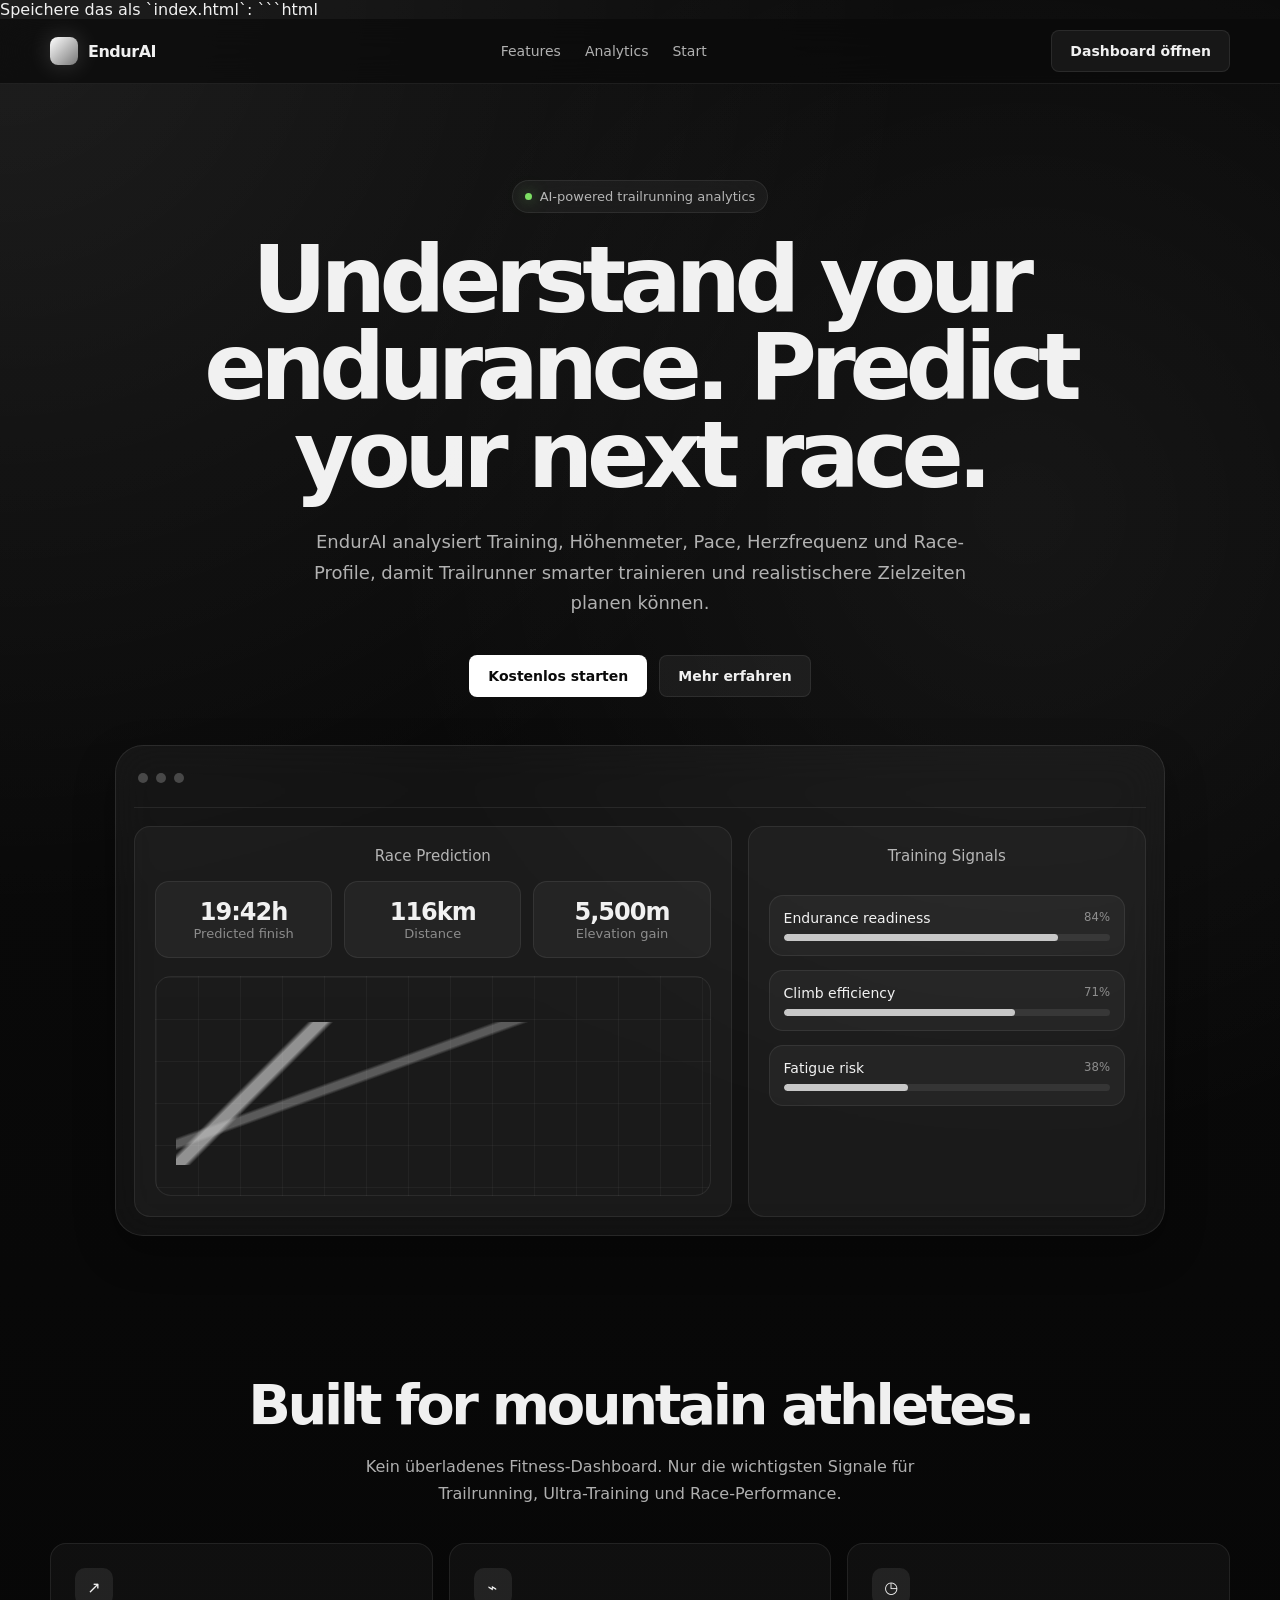
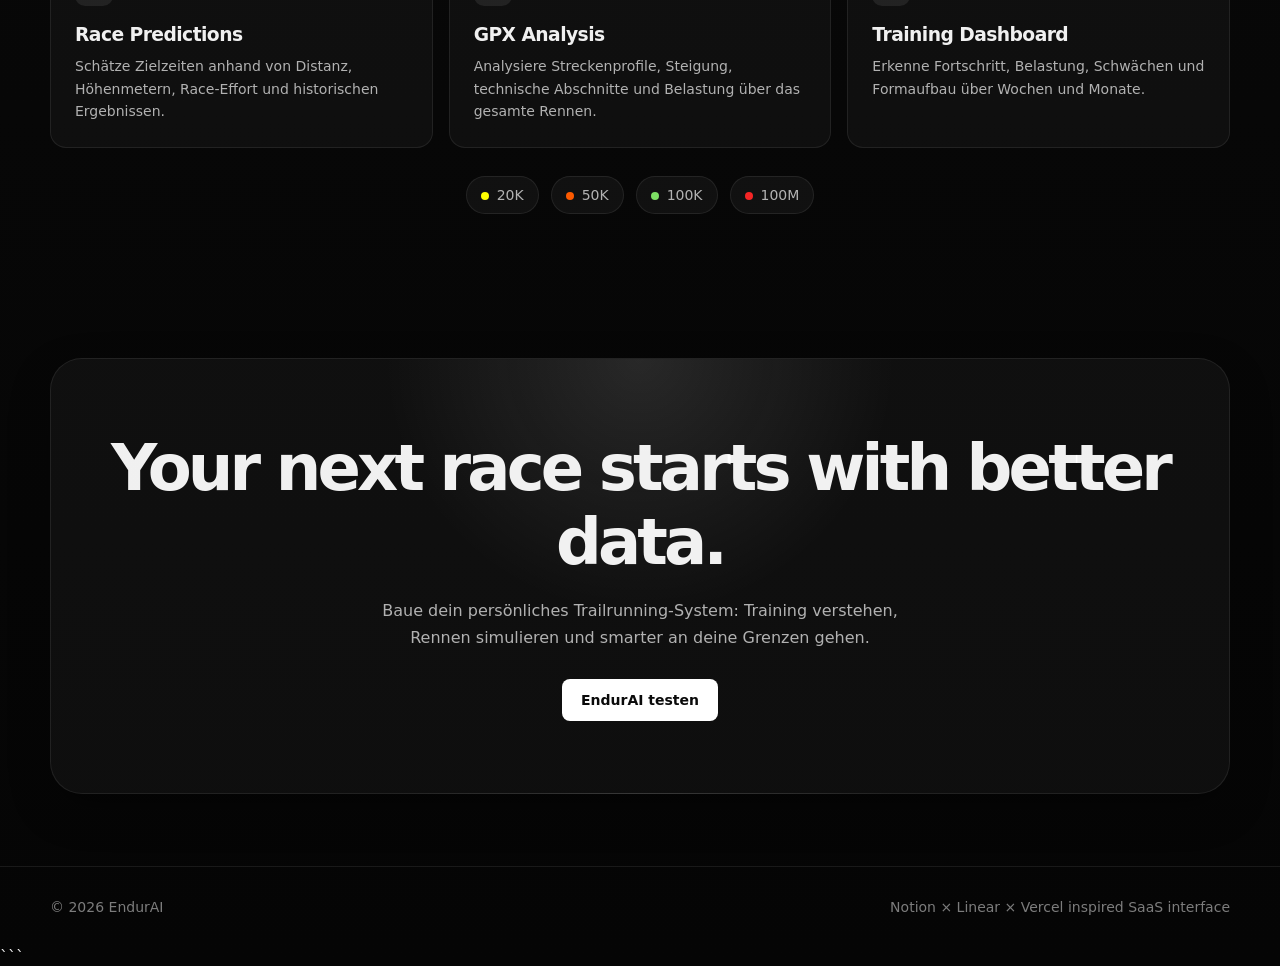
<file: test/index.html>
Speichere das als `index.html`:

```html
<!DOCTYPE html>
<html lang="de">

<head>
    <meta charset="UTF-8" />
    <meta name="viewport" content="width=device-width, initial-scale=1.0" />
    <title>EndurAI – Trailrunning Analytics</title>

    <style>
        /* Deine Variablen hier einfügen */
        :root {
            --color-bg: #0a0a0a;
            --color-bg-soft: #101010;
            --color-bg-muted: #151515;
            --color-white: #ffffff;
            --text-primary: rgba(255, 255, 255, .94);
            --text-secondary: rgba(255, 255, 255, .68);
            --text-muted: rgba(255, 255, 255, .48);
            --color-border: rgba(255, 255, 255, .08);
            --color-border-strong: rgba(255, 255, 255, .14);
            --glass-bg: rgba(255, 255, 255, .045);
            --glass-border: rgba(255, 255, 255, .09);
            --glass-blur: blur(22px);
            --glass-shadow: 0 16px 40px rgba(0, 0, 0, .32);
            --button-primary-bg: #ffffff;
            --button-primary-text: #0a0a0a;
            --button-secondary-bg: rgba(255, 255, 255, .055);
            --button-secondary-border: rgba(255, 255, 255, .08);
            --radius-md: .5rem;
            --radius-xl: 1rem;
            --radius-2xl: 1.25rem;
            --space-4: 1rem;
            --space-6: 1.5rem;
            --space-8: 2rem;
            --space-12: 3rem;
            --space-16: 4rem;
            --layout-content-width: 1180px;
            --font-sans: Inter, ui-sans-serif, system-ui, -apple-system, BlinkMacSystemFont, "Segoe UI", sans-serif;
            --utmb-20k: #FFFF00;
            --utmb-50k: #FC5A00;
            --utmb-100k: #7DDF64;
            --utmb-100m: #F42525;
        }

        * {
            box-sizing: border-box;
        }

        body {
            margin: 0;
            font-family: var(--font-sans);
            color: var(--text-primary);
            background:
                radial-gradient(circle at top left, rgba(255, 255, 255, .08), transparent 32%),
                radial-gradient(circle at 80% 20%, rgba(255, 255, 255, .05), transparent 28%),
                linear-gradient(180deg, #0b0b0b 0%, #050505 100%);
            min-height: 100vh;
        }

        a {
            color: inherit;
            text-decoration: none;
        }

        .container {
            width: min(100% - 32px, var(--layout-content-width));
            margin: 0 auto;
        }

        .navbar {
            position: sticky;
            top: 0;
            z-index: 20;
            backdrop-filter: blur(18px);
            background: rgba(10, 10, 10, .72);
            border-bottom: 1px solid var(--color-border);
        }

        .nav-inner {
            height: 64px;
            display: flex;
            align-items: center;
            justify-content: space-between;
        }

        .brand {
            display: flex;
            align-items: center;
            gap: 10px;
            font-weight: 700;
            letter-spacing: -.03em;
        }

        .logo {
            width: 28px;
            height: 28px;
            border-radius: 8px;
            background: linear-gradient(135deg, #fff, #777);
            box-shadow: 0 0 24px rgba(255, 255, 255, .18);
        }

        .nav-links {
            display: flex;
            gap: 24px;
            color: var(--text-secondary);
            font-size: 14px;
        }

        .nav-links a:hover {
            color: var(--text-primary);
        }

        .btn {
            height: 42px;
            padding: 0 18px;
            display: inline-flex;
            align-items: center;
            justify-content: center;
            border-radius: var(--radius-md);
            font-size: 14px;
            font-weight: 600;
            border: 1px solid transparent;
            transition: .18s ease;
        }

        .btn-primary {
            background: var(--button-primary-bg);
            color: var(--button-primary-text);
        }

        .btn-primary:hover {
            transform: translateY(-1px);
            background: #eaeaea;
        }

        .btn-secondary {
            background: var(--button-secondary-bg);
            border-color: var(--button-secondary-border);
            color: var(--text-primary);
        }

        .btn-secondary:hover {
            background: rgba(255, 255, 255, .085);
            transform: translateY(-1px);
        }

        .hero {
            padding: 96px 0 64px;
            text-align: center;
        }

        .badge {
            display: inline-flex;
            align-items: center;
            gap: 8px;
            padding: 8px 12px;
            border-radius: 999px;
            background: rgba(255, 255, 255, .045);
            border: 1px solid var(--color-border);
            color: var(--text-secondary);
            font-size: 13px;
            margin-bottom: 24px;
            backdrop-filter: var(--glass-blur);
        }

        .dot {
            width: 7px;
            height: 7px;
            border-radius: 50%;
            background: #7DDF64;
            box-shadow: 0 0 16px rgba(125, 223, 100, .7);
        }

        h1 {
            max-width: 900px;
            margin: 0 auto;
            font-size: clamp(48px, 8vw, 92px);
            line-height: .95;
            letter-spacing: -.07em;
        }

        .hero p {
            max-width: 680px;
            margin: 28px auto 0;
            color: var(--text-secondary);
            font-size: 18px;
            line-height: 1.7;
        }

        .hero-actions {
            margin-top: 36px;
            display: flex;
            gap: 12px;
            justify-content: center;
            flex-wrap: wrap;
        }

        .dashboard {
            margin: 48px auto 0;
            padding: 18px;
            border-radius: 28px;
            background: var(--glass-bg);
            border: 1px solid var(--glass-border);
            box-shadow: var(--glass-shadow);
            backdrop-filter: var(--glass-blur);
            max-width: 1050px;
        }

        .dashboard-top {
            height: 44px;
            display: flex;
            align-items: center;
            gap: 8px;
            border-bottom: 1px solid var(--color-border);
            padding: 0 4px 14px;
        }

        .window-dot {
            width: 10px;
            height: 10px;
            border-radius: 50%;
            background: rgba(255, 255, 255, .22);
        }

        .dashboard-grid {
            padding-top: 18px;
            display: grid;
            grid-template-columns: 1.2fr .8fr;
            gap: 16px;
        }

        .panel {
            background: rgba(255, 255, 255, .035);
            border: 1px solid var(--color-border);
            border-radius: var(--radius-xl);
            padding: 20px;
        }

        .panel h3 {
            margin: 0 0 16px;
            font-size: 15px;
            color: var(--text-secondary);
            font-weight: 500;
        }

        .metric-row {
            display: grid;
            grid-template-columns: repeat(3, 1fr);
            gap: 12px;
            margin-bottom: 18px;
        }

        .metric {
            padding: 16px;
            border-radius: 14px;
            background: rgba(255, 255, 255, .04);
            border: 1px solid var(--color-border);
        }

        .metric strong {
            display: block;
            font-size: 24px;
            letter-spacing: -.04em;
        }

        .metric span {
            color: var(--text-muted);
            font-size: 13px;
        }

        .chart {
            height: 220px;
            border-radius: 16px;
            border: 1px solid var(--color-border);
            background:
                linear-gradient(rgba(255, 255, 255, .04) 1px, transparent 1px),
                linear-gradient(90deg, rgba(255, 255, 255, .04) 1px, transparent 1px);
            background-size: 42px 42px;
            position: relative;
            overflow: hidden;
        }

        .chart::after {
            content: "";
            position: absolute;
            inset: 45px 20px 30px;
            background: linear-gradient(135deg, transparent 0%, transparent 20%, rgba(255, 255, 255, .65) 21%, rgba(255, 255, 255, .65) 23%, transparent 24%),
                linear-gradient(160deg, transparent 0%, transparent 35%, rgba(255, 255, 255, .35) 36%, rgba(255, 255, 255, .35) 38%, transparent 39%);
            opacity: .8;
        }

        .race-card {
            display: flex;
            flex-direction: column;
            gap: 14px;
        }

        .race {
            padding: 14px;
            border-radius: 14px;
            background: rgba(255, 255, 255, .04);
            border: 1px solid var(--color-border);
        }

        .race-top {
            display: flex;
            justify-content: space-between;
            font-size: 14px;
            margin-bottom: 8px;
        }

        .race small {
            color: var(--text-muted);
        }

        .bar {
            height: 7px;
            background: rgba(255, 255, 255, .08);
            border-radius: 999px;
            overflow: hidden;
        }

        .bar span {
            display: block;
            height: 100%;
            border-radius: 999px;
            background: rgba(255, 255, 255, .72);
        }

        .section {
            padding: 72px 0;
        }

        .section-head {
            text-align: center;
            margin-bottom: 36px;
        }

        .section-head h2 {
            font-size: clamp(32px, 5vw, 56px);
            letter-spacing: -.06em;
            margin: 0;
        }

        .section-head p {
            color: var(--text-secondary);
            max-width: 620px;
            margin: 16px auto 0;
            line-height: 1.7;
        }

        .features {
            display: grid;
            grid-template-columns: repeat(3, 1fr);
            gap: 16px;
        }

        .feature {
            padding: 24px;
            border-radius: var(--radius-xl);
            background: rgba(255, 255, 255, .035);
            border: 1px solid var(--color-border);
            transition: .18s ease;
        }

        .feature:hover {
            transform: translateY(-2px);
            background: rgba(255, 255, 255, .055);
            border-color: var(--color-border-strong);
        }

        .feature-icon {
            width: 38px;
            height: 38px;
            border-radius: 10px;
            background: rgba(255, 255, 255, .08);
            display: grid;
            place-items: center;
            margin-bottom: 18px;
        }

        .feature h3 {
            margin: 0 0 10px;
            letter-spacing: -.03em;
        }

        .feature p {
            margin: 0;
            color: var(--text-secondary);
            line-height: 1.6;
            font-size: 14px;
        }

        .chips {
            display: flex;
            justify-content: center;
            gap: 12px;
            flex-wrap: wrap;
            margin-top: 28px;
        }

        .chip {
            padding: 10px 14px;
            border-radius: 999px;
            background: rgba(255, 255, 255, .045);
            border: 1px solid var(--color-border);
            font-size: 14px;
            color: var(--text-secondary);
        }

        .chip::before {
            content: "";
            display: inline-block;
            width: 8px;
            height: 8px;
            border-radius: 50%;
            margin-right: 8px;
        }

        .k20::before {
            background: var(--utmb-20k);
        }

        .k50::before {
            background: var(--utmb-50k);
        }

        .k100::before {
            background: var(--utmb-100k);
        }

        .m100::before {
            background: var(--utmb-100m);
        }

        .cta {
            text-align: center;
            padding: 72px 24px;
            border-radius: 32px;
            background:
                radial-gradient(circle at top, rgba(255, 255, 255, .1), transparent 35%),
                rgba(255, 255, 255, .04);
            border: 1px solid var(--color-border);
            box-shadow: var(--glass-shadow);
        }

        .cta h2 {
            margin: 0;
            font-size: clamp(34px, 5vw, 64px);
            letter-spacing: -.06em;
        }

        .cta p {
            max-width: 560px;
            margin: 18px auto 28px;
            color: var(--text-secondary);
            line-height: 1.7;
        }

        footer {
            padding: 32px 0;
            border-top: 1px solid var(--color-border);
            color: var(--text-muted);
            font-size: 14px;
        }

        .footer-inner {
            display: flex;
            justify-content: space-between;
            gap: 16px;
            flex-wrap: wrap;
        }

        @media (max-width: 860px) {
            .nav-links {
                display: none;
            }

            .dashboard-grid,
            .features,
            .metric-row {
                grid-template-columns: 1fr;
            }

            .hero {
                padding-top: 72px;
            }
        }
    </style>
</head>

<body>
    <nav class="navbar">
        <div class="container nav-inner">
            <a href="#" class="brand">
                <span class="logo"></span>
                EndurAI
            </a>

            <div class="nav-links">
                <a href="#features">Features</a>
                <a href="#analytics">Analytics</a>
                <a href="#start">Start</a>
            </div>

            <a href="#start" class="btn btn-secondary">Dashboard öffnen</a>
        </div>
    </nav>

    <main>
        <section class="hero container">
            <div class="badge">
                <span class="dot"></span>
                AI-powered trailrunning analytics
            </div>

            <h1>Understand your endurance. Predict your next race.</h1>

            <p>
                EndurAI analysiert Training, Höhenmeter, Pace, Herzfrequenz und Race-Profile,
                damit Trailrunner smarter trainieren und realistischere Zielzeiten planen können.
            </p>

            <div class="hero-actions">
                <a href="#start" class="btn btn-primary">Kostenlos starten</a>
                <a href="#features" class="btn btn-secondary">Mehr erfahren</a>
            </div>

            <div class="dashboard" id="analytics">
                <div class="dashboard-top">
                    <span class="window-dot"></span>
                    <span class="window-dot"></span>
                    <span class="window-dot"></span>
                </div>

                <div class="dashboard-grid">
                    <div class="panel">
                        <h3>Race Prediction</h3>

                        <div class="metric-row">
                            <div class="metric">
                                <strong>19:42h</strong>
                                <span>Predicted finish</span>
                            </div>
                            <div class="metric">
                                <strong>116km</strong>
                                <span>Distance</span>
                            </div>
                            <div class="metric">
                                <strong>5,500m</strong>
                                <span>Elevation gain</span>
                            </div>
                        </div>

                        <div class="chart"></div>
                    </div>

                    <div class="panel race-card">
                        <h3>Training Signals</h3>

                        <div class="race">
                            <div class="race-top">
                                <span>Endurance readiness</span>
                                <small>84%</small>
                            </div>
                            <div class="bar"><span style="width:84%"></span></div>
                        </div>

                        <div class="race">
                            <div class="race-top">
                                <span>Climb efficiency</span>
                                <small>71%</small>
                            </div>
                            <div class="bar"><span style="width:71%"></span></div>
                        </div>

                        <div class="race">
                            <div class="race-top">
                                <span>Fatigue risk</span>
                                <small>38%</small>
                            </div>
                            <div class="bar"><span style="width:38%"></span></div>
                        </div>
                    </div>
                </div>
            </div>
        </section>

        <section class="section container" id="features">
            <div class="section-head">
                <h2>Built for mountain athletes.</h2>
                <p>
                    Kein überladenes Fitness-Dashboard. Nur die wichtigsten Signale für Trailrunning,
                    Ultra-Training und Race-Performance.
                </p>
            </div>

            <div class="features">
                <div class="feature">
                    <div class="feature-icon">↗</div>
                    <h3>Race Predictions</h3>
                    <p>Schätze Zielzeiten anhand von Distanz, Höhenmetern, Race-Effort und historischen Ergebnissen.</p>
                </div>

                <div class="feature">
                    <div class="feature-icon">⌁</div>
                    <h3>GPX Analysis</h3>
                    <p>Analysiere Streckenprofile, Steigung, technische Abschnitte und Belastung über das gesamte
                        Rennen.</p>
                </div>

                <div class="feature">
                    <div class="feature-icon">◷</div>
                    <h3>Training Dashboard</h3>
                    <p>Erkenne Fortschritt, Belastung, Schwächen und Formaufbau über Wochen und Monate.</p>
                </div>
            </div>

            <div class="chips">
                <span class="chip k20">20K</span>
                <span class="chip k50">50K</span>
                <span class="chip k100">100K</span>
                <span class="chip m100">100M</span>
            </div>
        </section>

        <section class="section container" id="start">
            <div class="cta">
                <h2>Your next race starts with better data.</h2>
                <p>
                    Baue dein persönliches Trailrunning-System: Training verstehen,
                    Rennen simulieren und smarter an deine Grenzen gehen.
                </p>
                <a href="#" class="btn btn-primary">EndurAI testen</a>
            </div>
        </section>
    </main>

    <footer>
        <div class="container footer-inner">
            <span>© 2026 EndurAI</span>
            <span>Notion × Linear × Vercel inspired SaaS interface</span>
        </div>
    </footer>
</body>

</html>
```
</file>
